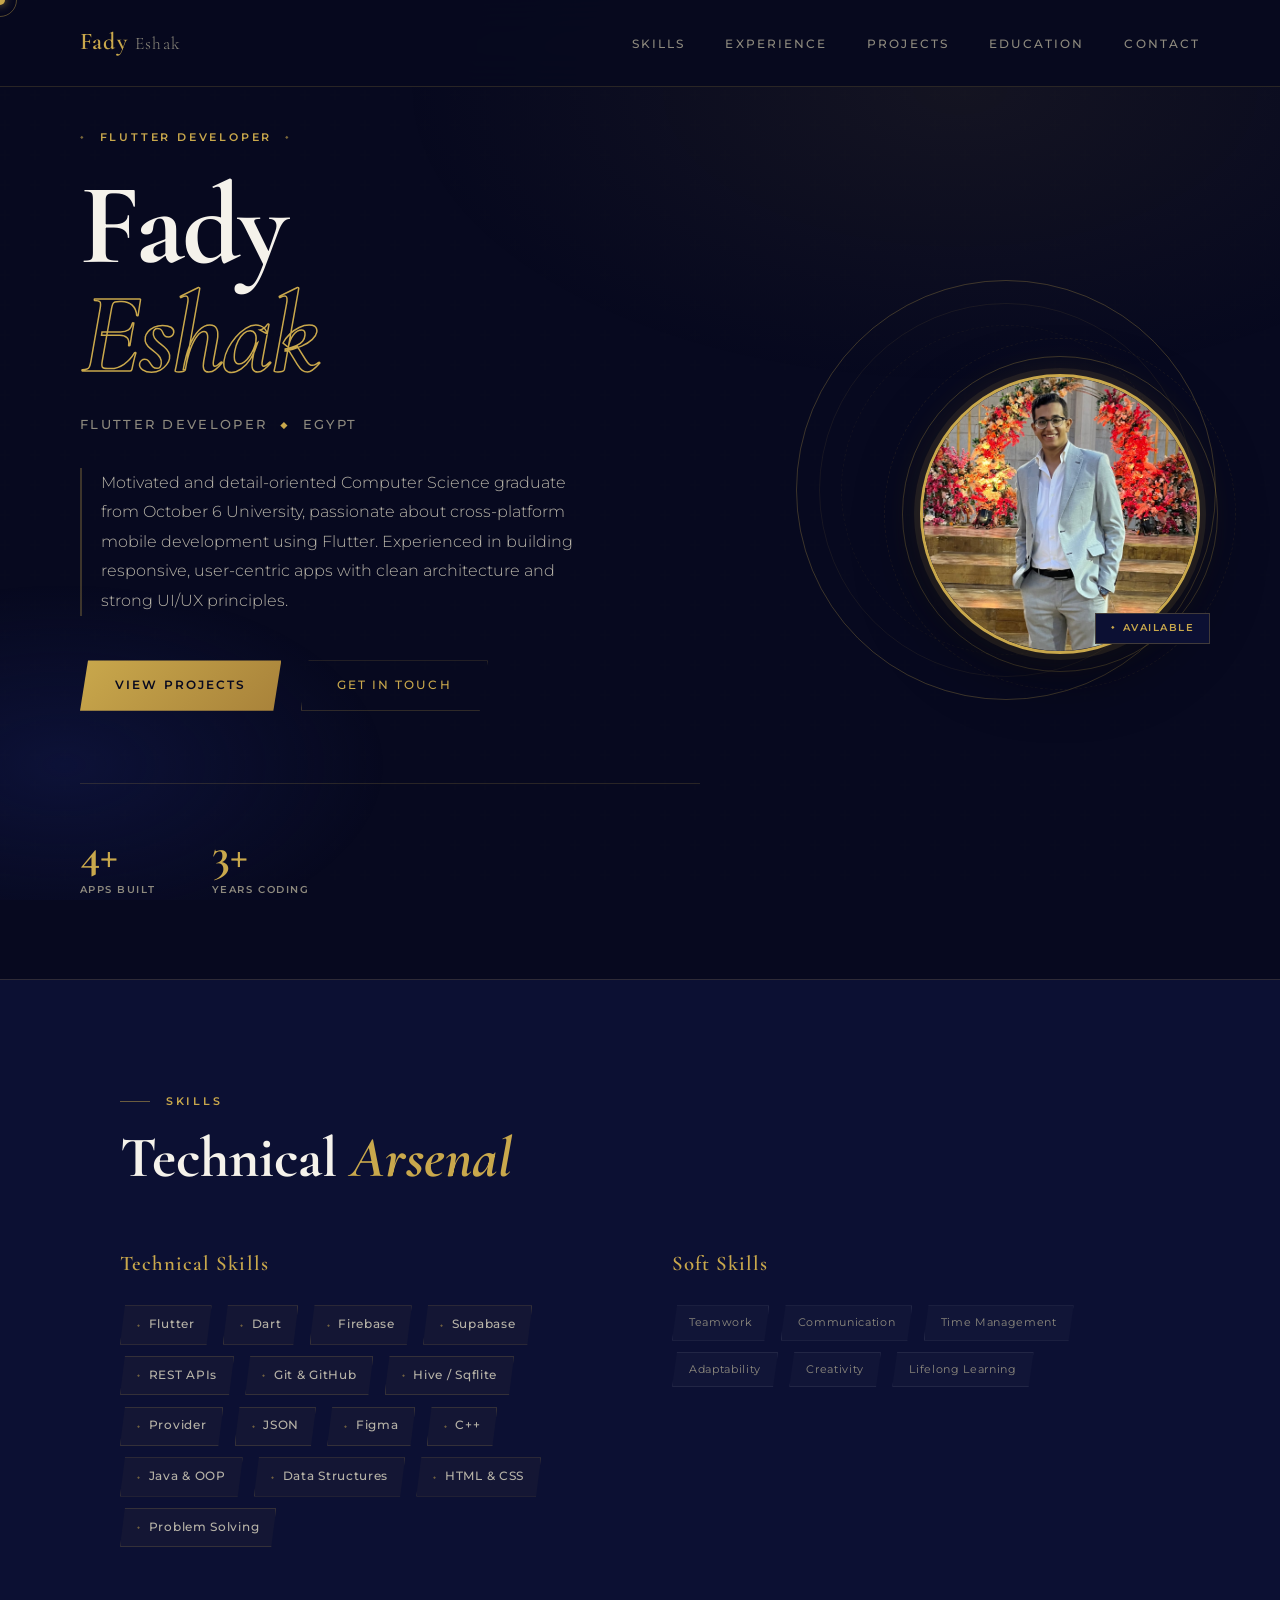
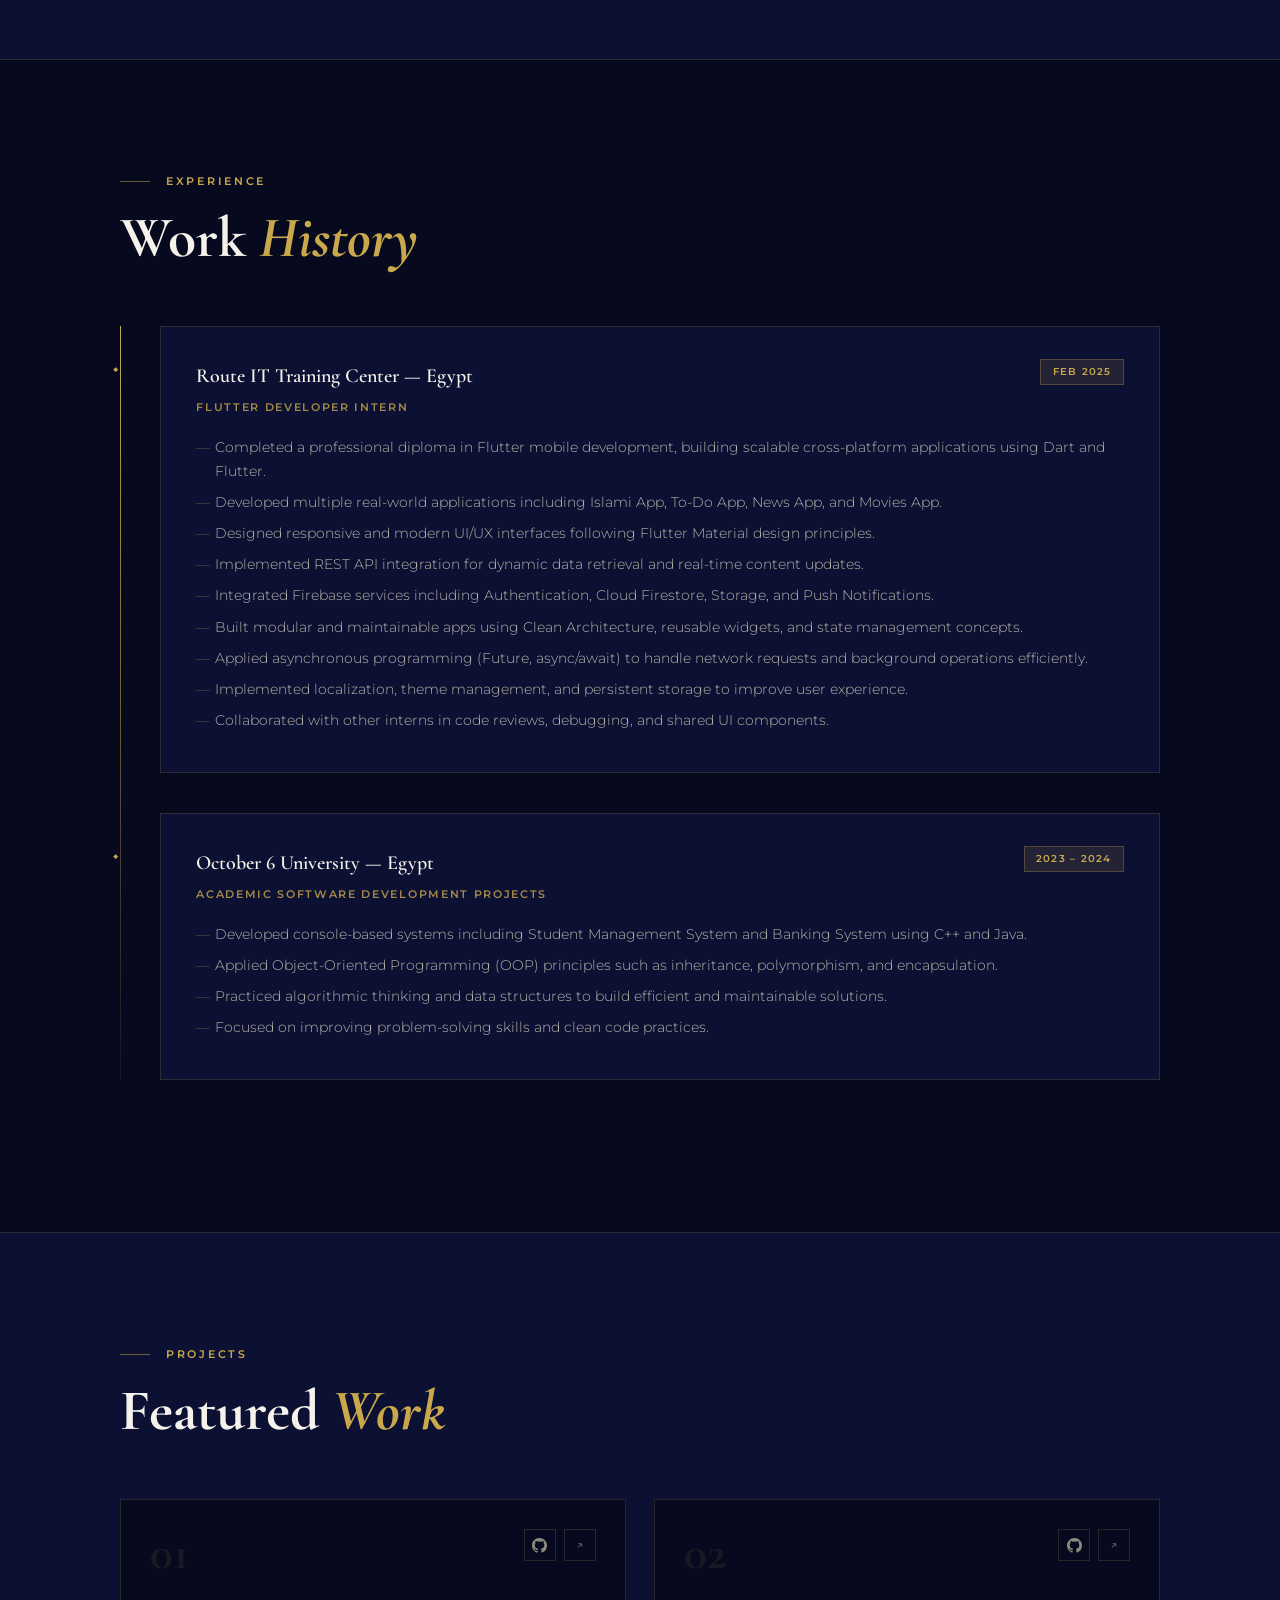
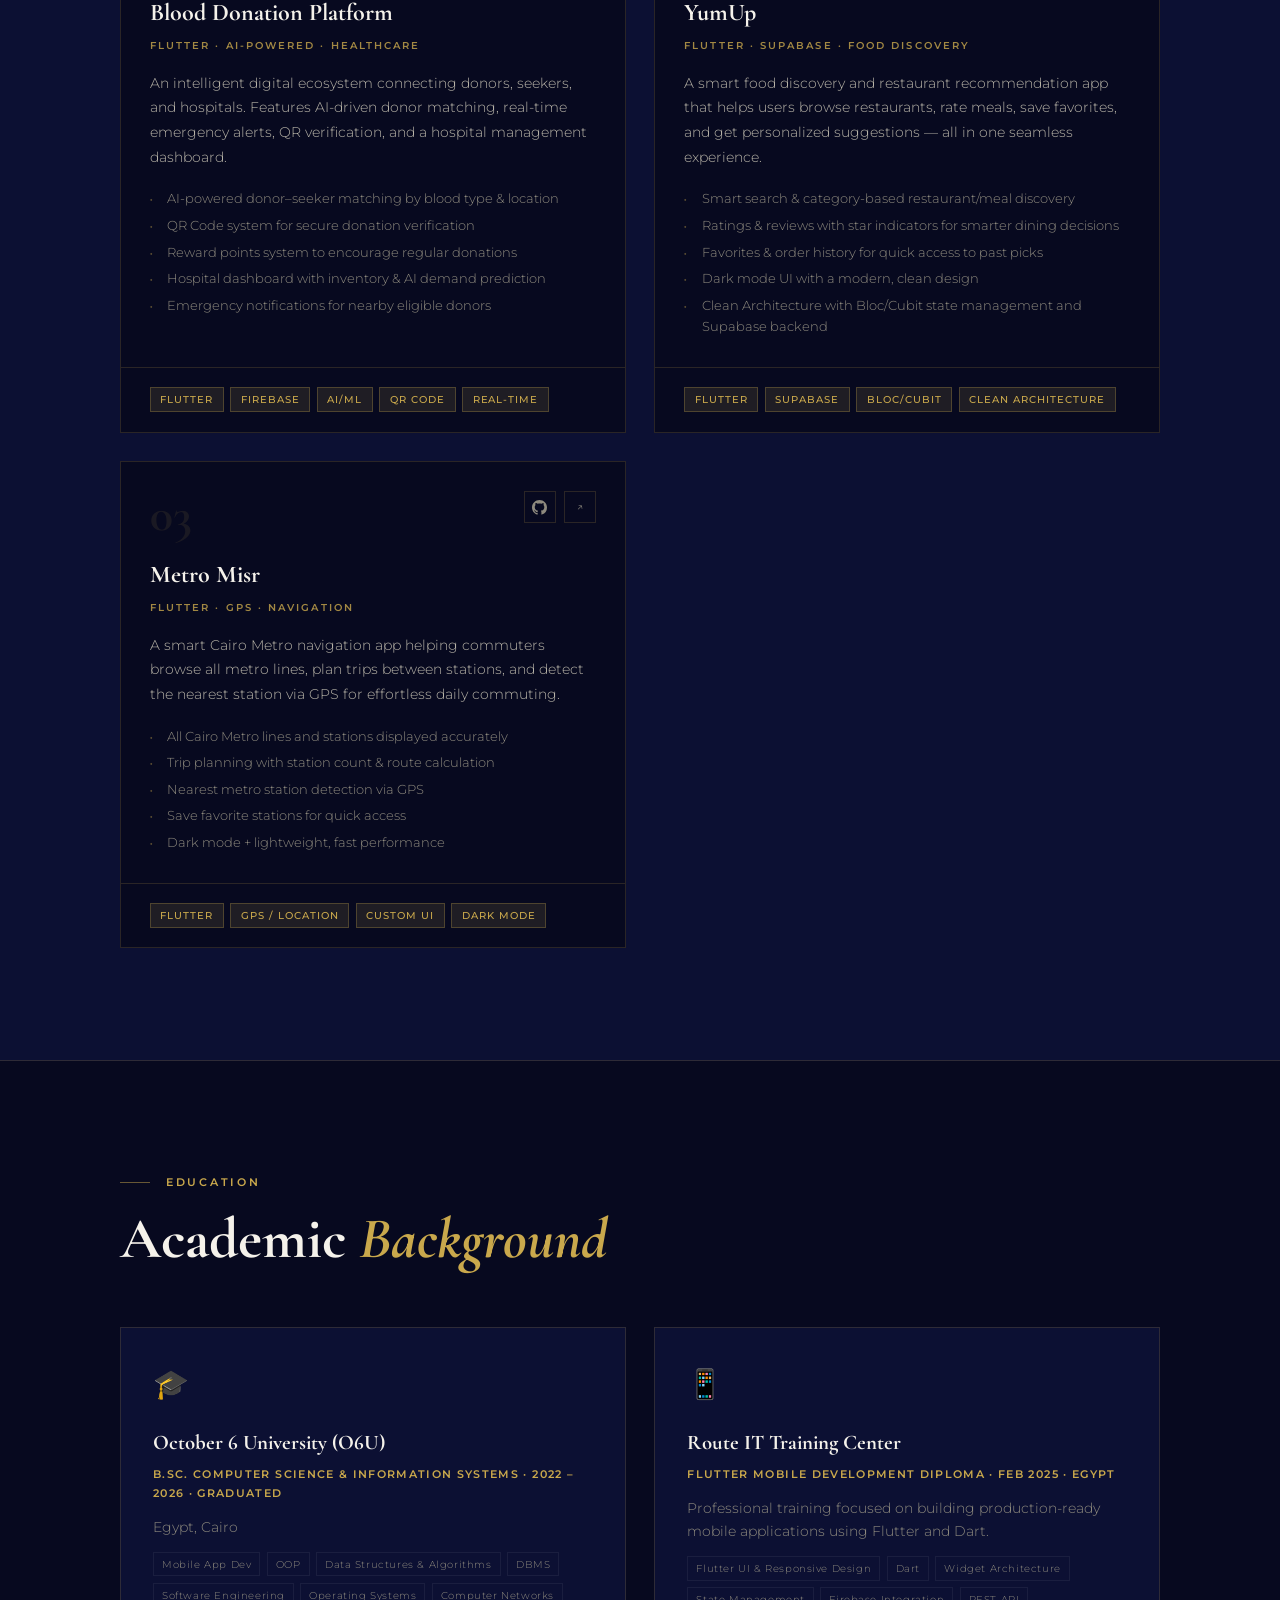
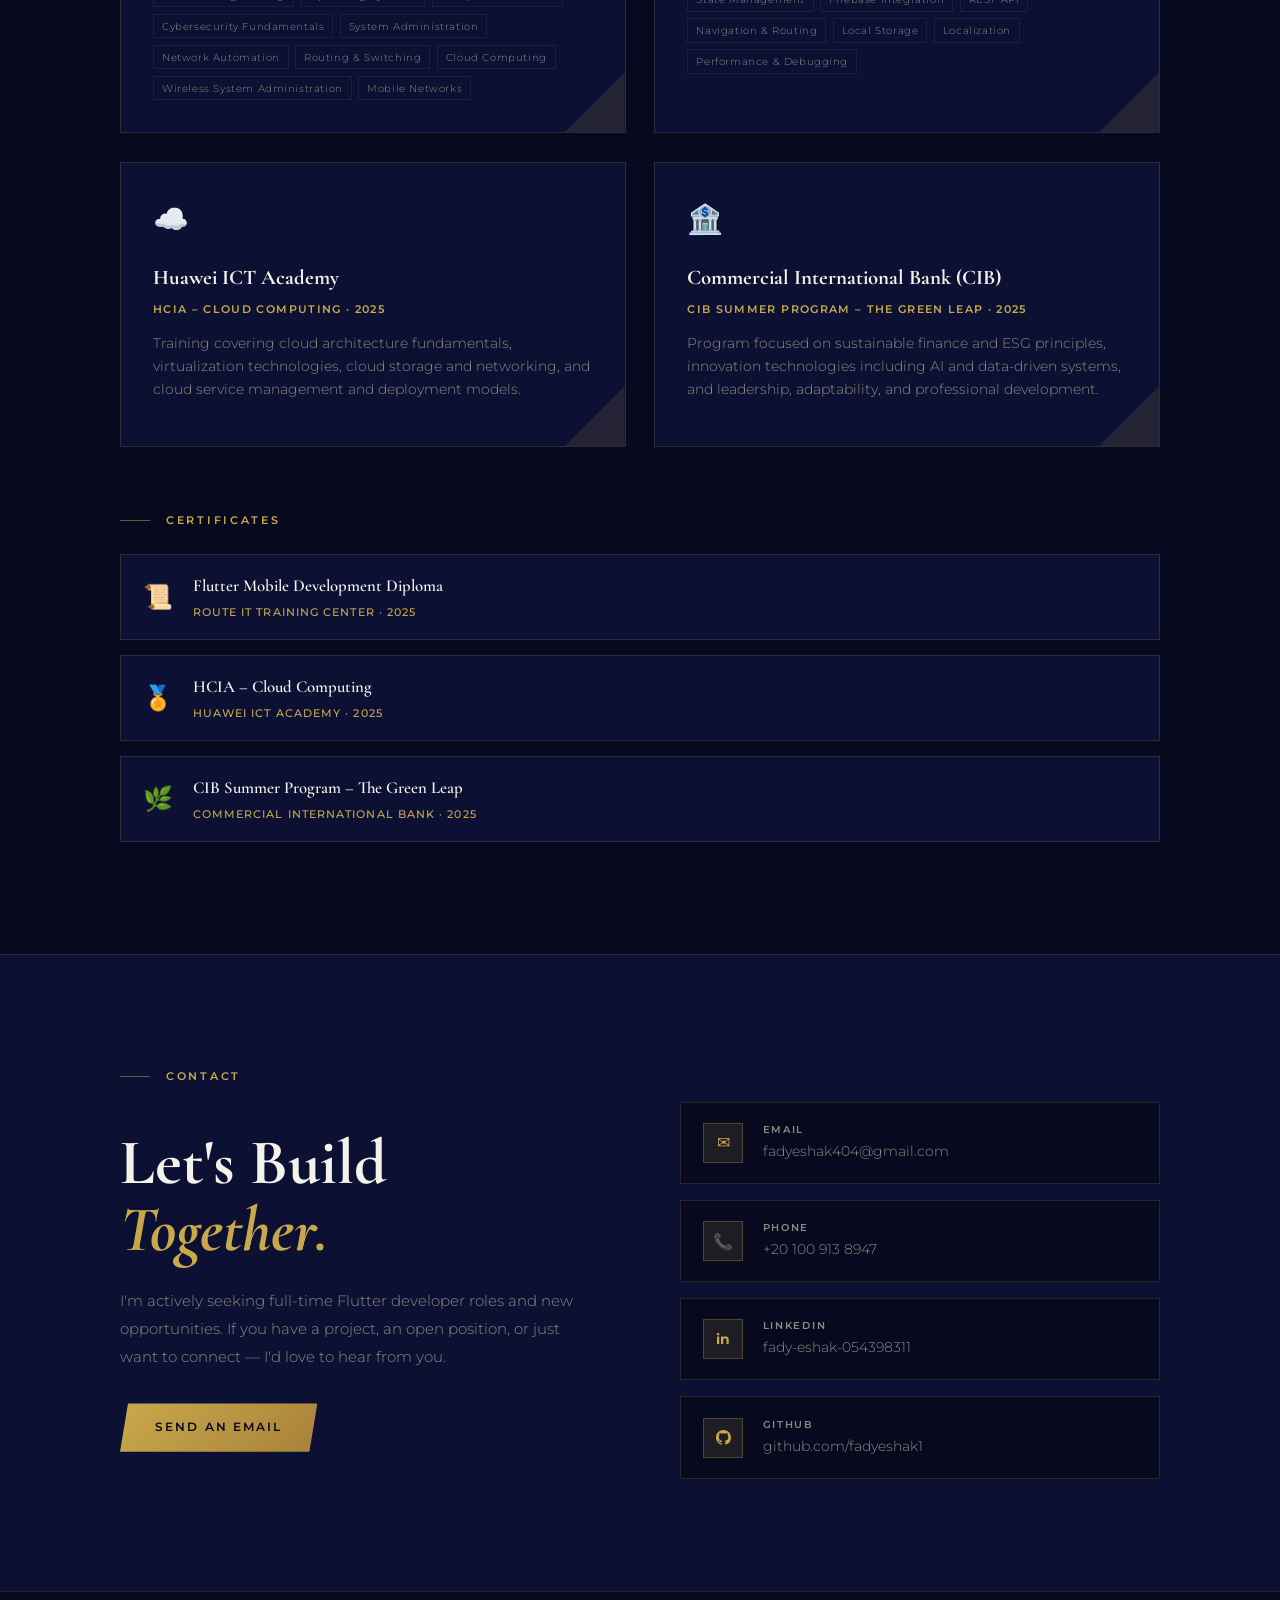
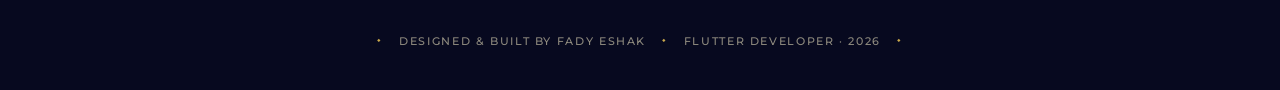
<file: index.html>
<!DOCTYPE html>
<html lang="en">
<head>
  <meta charset="UTF-8"/>
  <meta name="viewport" content="width=device-width, initial-scale=1.0"/>
  <title>Fady Eshak – Flutter Developer</title>
  <link href="https://fonts.googleapis.com/css2?family=Cormorant+Garamond:wght@300;400;600;700&family=Montserrat:wght@300;400;500;600&display=swap" rel="stylesheet"/>
  <link rel="stylesheet" href="style.css"/>
</head>
<body>

  <!-- CUSTOM CURSOR -->
  <div class="cursor" id="cursor"></div>
  <div class="cursor-ring" id="cursorRing"></div>

  <!-- NAV -->
  <nav>
    <a class="nav-logo" href="#hero">Fady <span>Eshak</span></a>
    <ul class="nav-links">
      <li><a href="#skills">Skills</a></li>
      <li><a href="#experience">Experience</a></li>
      <li><a href="#projects">Projects</a></li>
      <li><a href="#education">Education</a></li>
      <li><a href="#contact">Contact</a></li>
    </ul>
  </nav>

  <!-- ── HERO ── -->
  <section id="hero">
    <div class="hero-ornament"></div>
    <div class="hero-inner">

      <!-- LEFT: Text Content -->
      <div class="hero-content">
        <div class="hero-greeting">Flutter Developer</div>
        <h1 class="hero-name">
          <span class="first">Fady</span>
          <span class="last">Eshak</span>
        </h1>
        <p class="hero-role" id="heroRole">Flutter Developer <span>◆</span> CS Graduate <span>◆</span> Egypt</p>
        <p class="hero-bio">
          Motivated and detail-oriented Computer Science graduate from October 6 University, passionate about
          cross-platform mobile development using Flutter. Experienced in building responsive, user-centric
          apps with clean architecture and strong UI/UX principles.
        </p>
        <div class="hero-cta">
          <a href="#projects" class="btn-gold">View Projects</a>
          <a href="#contact" class="btn-ghost">Get In Touch</a>
        </div>
        <div class="hero-stats">
          <div><div class="stat-num">4+</div><div class="stat-label">Apps Built</div></div>
          <div><div class="stat-num">3+</div><div class="stat-label">Years Coding</div></div>
        </div>
      </div>

      <!-- RIGHT: Profile Photo -->
      <div class="hero-photo-wrap">
        <div class="hero-photo-ring"></div>
        <div class="hero-photo-ring hero-photo-ring--2"></div>
        <div class="hero-photo">
          <!--
            TO ADD YOUR PHOTO:
            1. Save your image as "profile.jpg" (or .png)
            2. Place it in the same folder as index.html
            3. Replace the <div class="hero-photo-placeholder"> below with:
               
          -->
         <img src="images/profile.jpeg" alt="Fady Eshak" />
        </div>
        <div class="hero-photo-badge">
          <span>◆</span> Available
        </div>
      </div>

    </div>
  </section>

  <!-- ── SKILLS ── -->
  <section id="skills">
    <div class="section-wrap">
      <div class="section-eyebrow reveal">Skills</div>
      <h2 class="section-title reveal">Technical <span class="gold">Arsenal</span></h2>
      <div class="skills-container">
        <div>
          <div class="skills-col-title reveal">Technical Skills</div>
          <div class="skills-grid">
            <div class="skill-chip reveal reveal-delay-1">Flutter</div>
            <div class="skill-chip reveal reveal-delay-1">Dart</div>
            <div class="skill-chip reveal reveal-delay-2">Firebase</div>
            <div class="skill-chip reveal reveal-delay-2">Supabase</div>
            <div class="skill-chip reveal reveal-delay-2">REST APIs</div>
            <div class="skill-chip reveal reveal-delay-3">Git & GitHub</div>
            <div class="skill-chip reveal reveal-delay-3">Hive / Sqflite</div>
            <div class="skill-chip reveal reveal-delay-3">Provider</div>
            <div class="skill-chip reveal reveal-delay-3">JSON</div>
            <div class="skill-chip reveal reveal-delay-4">Figma</div>
            <div class="skill-chip reveal reveal-delay-4">C++</div>
            <div class="skill-chip reveal reveal-delay-4">Java & OOP</div>
            <div class="skill-chip reveal reveal-delay-1">Data Structures</div>
            <div class="skill-chip reveal reveal-delay-2">HTML & CSS</div>
            <div class="skill-chip reveal reveal-delay-3">Problem Solving</div>
          </div>
        </div>
        <div>
          <div class="skills-col-title reveal">Soft Skills</div>
          <div class="skills-grid">
            <div class="soft-chip reveal reveal-delay-1">Teamwork</div>
            <div class="soft-chip reveal reveal-delay-2">Communication</div>
            <div class="soft-chip reveal reveal-delay-2">Time Management</div>
            <div class="soft-chip reveal reveal-delay-3">Adaptability</div>
            <div class="soft-chip reveal reveal-delay-3">Creativity</div>
            <div class="soft-chip reveal reveal-delay-4">Lifelong Learning</div>
          </div>
        </div>
      </div>
    </div>
  </section>

  <!-- ── EXPERIENCE ── -->
  <section id="experience">
    <div class="section-wrap">
      <div class="section-eyebrow reveal">Experience</div>
      <h2 class="section-title reveal">Work <span class="gold">History</span></h2>
      <div class="timeline">

        <div class="timeline-item reveal">
          <div class="exp-header">
            <div class="exp-company">Route IT Training Center — Egypt</div>
            <div class="exp-date">Feb 2025</div>
          </div>
          <div class="exp-role">Flutter Developer Intern</div>
          <ul class="exp-bullets">
            <li>Completed a professional diploma in Flutter mobile development, building scalable cross-platform applications using Dart and Flutter.</li>
            <li>Developed multiple real-world applications including Islami App, To-Do App, News App, and Movies App.</li>
            <li>Designed responsive and modern UI/UX interfaces following Flutter Material design principles.</li>
            <li>Implemented REST API integration for dynamic data retrieval and real-time content updates.</li>
            <li>Integrated Firebase services including Authentication, Cloud Firestore, Storage, and Push Notifications.</li>
            <li>Built modular and maintainable apps using Clean Architecture, reusable widgets, and state management concepts.</li>
            <li>Applied asynchronous programming (Future, async/await) to handle network requests and background operations efficiently.</li>
            <li>Implemented localization, theme management, and persistent storage to improve user experience.</li>
            <li>Collaborated with other interns in code reviews, debugging, and shared UI components.</li>
          </ul>
        </div>

        <div class="timeline-item reveal">
          <div class="exp-header">
            <div class="exp-company">October 6 University — Egypt</div>
            <div class="exp-date">2023 – 2024</div>
          </div>
          <div class="exp-role">Academic Software Development Projects</div>
          <ul class="exp-bullets">
            <li>Developed console-based systems including Student Management System and Banking System using C++ and Java.</li>
            <li>Applied Object-Oriented Programming (OOP) principles such as inheritance, polymorphism, and encapsulation.</li>
            <li>Practiced algorithmic thinking and data structures to build efficient and maintainable solutions.</li>
            <li>Focused on improving problem-solving skills and clean code practices.</li>
          </ul>
        </div>

      </div>
    </div>
  </section>

  <!-- ── PROJECTS ── -->
  <section id="projects">
    <div class="section-wrap">
      <div class="section-eyebrow reveal">Projects</div>
      <h2 class="section-title reveal">Featured <span class="gold">Work</span></h2>
      <div class="projects-grid">

        <!-- Project 01: Blood Donation -->
        <div class="project-card reveal reveal-delay-1" onclick="window.location.href='project-blood.html'" style="cursor:pointer;">
          <div class="project-head">
            <div class="project-num">01</div>
            <div class="project-links">
              <a href="https://github.com/fadyeshak1/blood_donation" target="_blank" class="project-link" onclick="event.stopPropagation()">
                <svg width="15" height="15" viewBox="0 0 24 24" fill="currentColor">
                  <path d="M12 0C5.37 0 0 5.37 0 12c0 5.31 3.435 9.795 8.205 11.385.6.105.825-.255.825-.57 0-.285-.015-1.23-.015-2.235-3.015.555-3.795-.735-4.035-1.41-.135-.345-.72-1.41-1.23-1.695-.42-.225-1.02-.78-.015-.795.945-.015 1.62.87 1.845 1.23 1.08 1.815 2.805 1.305 3.495.99.105-.78.42-1.305.765-1.605-2.67-.3-5.46-1.335-5.46-5.925 0-1.305.465-2.385 1.23-3.225-.12-.3-.54-1.53.12-3.18 0 0 1.005-.315 3.3 1.23.96-.27 1.98-.405 3-.405s2.04.135 3 .405c2.295-1.56 3.3-1.23 3.3-1.23.66 1.65.24 2.88.12 3.18.765.84 1.23 1.905 1.23 3.225 0 4.605-2.805 5.625-5.475 5.925.435.375.81 1.095.81 2.22 0 1.605-.015 2.895-.015 3.3 0 .315.225.69.825.57A12.02 12.02 0 0024 12c0-6.63-5.37-12-12-12z"/>
                </svg>
              </a>
              <a href="project-blood.html" class="project-link" title="Details" onclick="event.stopPropagation()">↗</a>
            </div>
          </div>
          <div class="project-body">
            <div class="project-name">Blood Donation Platform</div>
            <div class="project-category">Flutter · AI-Powered · Healthcare</div>
            <div class="project-desc">An intelligent digital ecosystem connecting donors, seekers, and hospitals. Features AI-driven donor matching, real-time emergency alerts, QR verification, and a hospital management dashboard.</div>
            <ul class="project-features">
              <li>AI-powered donor–seeker matching by blood type & location</li>
              <li>QR Code system for secure donation verification</li>
              <li>Reward points system to encourage regular donations</li>
              <li>Hospital dashboard with inventory & AI demand prediction</li>
              <li>Emergency notifications for nearby eligible donors</li>
            </ul>
          </div>
          <div class="project-footer">
            <span class="tag">Flutter</span>
            <span class="tag">Firebase</span>
            <span class="tag">AI/ML</span>
            <span class="tag">QR Code</span>
            <span class="tag">Real-time</span>
          </div>
        </div>

        <!-- Project 02: YumUp -->
        <div class="project-card reveal reveal-delay-2" onclick="window.location.href='project-yumup.html'" style="cursor:pointer;">
          <div class="project-head">
            <div class="project-num">02</div>
            <div class="project-links">
              <a href="https://github.com/fadyeshak1/yumup-new" target="_blank" class="project-link" onclick="event.stopPropagation()">
                <svg width="15" height="15" viewBox="0 0 24 24" fill="currentColor">
                  <path d="M12 0C5.37 0 0 5.37 0 12c0 5.31 3.435 9.795 8.205 11.385.6.105.825-.255.825-.57 0-.285-.015-1.23-.015-2.235-3.015.555-3.795-.735-4.035-1.41-.135-.345-.72-1.41-1.23-1.695-.42-.225-1.02-.78-.015-.795.945-.015 1.62.87 1.845 1.23 1.08 1.815 2.805 1.305 3.495.99.105-.78.42-1.305.765-1.605-2.67-.3-5.46-1.335-5.46-5.925 0-1.305.465-2.385 1.23-3.225-.12-.3-.54-1.53.12-3.18 0 0 1.005-.315 3.3 1.23.96-.27 1.98-.405 3-.405s2.04.135 3 .405c2.295-1.56 3.3-1.23 3.3-1.23.66 1.65.24 2.88.12 3.18.765.84 1.23 1.905 1.23 3.225 0 4.605-2.805 5.625-5.475 5.925.435.375.81 1.095.81 2.22 0 1.605-.015 2.895-.015 3.3 0 .315.225.69.825.57A12.02 12.02 0 0024 12c0-6.63-5.37-12-12-12z"/>
                </svg>
              </a>
              <a href="project-yumup.html" class="project-link" title="Details" onclick="event.stopPropagation()">↗</a>
            </div>
          </div>
          <div class="project-body">
            <div class="project-name">YumUp</div>
            <div class="project-category">Flutter · Supabase · Food Discovery</div>
            <div class="project-desc">A smart food discovery and restaurant recommendation app that helps users browse restaurants, rate meals, save favorites, and get personalized suggestions — all in one seamless experience.</div>
            <ul class="project-features">
              <li>Smart search & category-based restaurant/meal discovery</li>
              <li>Ratings & reviews with star indicators for smarter dining decisions</li>
              <li>Favorites & order history for quick access to past picks</li>
              <li>Dark mode UI with a modern, clean design</li>
              <li>Clean Architecture with Bloc/Cubit state management and Supabase backend</li>
            </ul>
          </div>
          <div class="project-footer">
            <span class="tag">Flutter</span>
            <span class="tag">Supabase</span>
            <span class="tag">Bloc/Cubit</span>
            <span class="tag">Clean Architecture</span>
          </div>
        </div>

        <!-- Project 03: Metro Misr -->
        <div class="project-card reveal reveal-delay-3" onclick="window.location.href='project-metro.html'" style="cursor:pointer;">
          <div class="project-head">
            <div class="project-num">03</div>
            <div class="project-links">
              <a href="https://github.com/fadyeshak1/metro_misr" target="_blank" class="project-link" onclick="event.stopPropagation()">
                <svg width="15" height="15" viewBox="0 0 24 24" fill="currentColor">
                  <path d="M12 0C5.37 0 0 5.37 0 12c0 5.31 3.435 9.795 8.205 11.385.6.105.825-.255.825-.57 0-.285-.015-1.23-.015-2.235-3.015.555-3.795-.735-4.035-1.41-.135-.345-.72-1.41-1.23-1.695-.42-.225-1.02-.78-.015-.795.945-.015 1.62.87 1.845 1.23 1.08 1.815 2.805 1.305 3.495.99.105-.78.42-1.305.765-1.605-2.67-.3-5.46-1.335-5.46-5.925 0-1.305.465-2.385 1.23-3.225-.12-.3-.54-1.53.12-3.18 0 0 1.005-.315 3.3 1.23.96-.27 1.98-.405 3-.405s2.04.135 3 .405c2.295-1.56 3.3-1.23 3.3-1.23.66 1.65.24 2.88.12 3.18.765.84 1.23 1.905 1.23 3.225 0 4.605-2.805 5.625-5.475 5.925.435.375.81 1.095.81 2.22 0 1.605-.015 2.895-.015 3.3 0 .315.225.69.825.57A12.02 12.02 0 0024 12c0-6.63-5.37-12-12-12z"/>
                </svg>
              </a>
              <a href="project-metro.html" class="project-link" title="Details" onclick="event.stopPropagation()">↗</a>
            </div>
          </div>
          <div class="project-body">
            <div class="project-name">Metro Misr</div>
            <div class="project-category">Flutter · GPS · Navigation</div>
            <div class="project-desc">A smart Cairo Metro navigation app helping commuters browse all metro lines, plan trips between stations, and detect the nearest station via GPS for effortless daily commuting.</div>
            <ul class="project-features">
              <li>All Cairo Metro lines and stations displayed accurately</li>
              <li>Trip planning with station count & route calculation</li>
              <li>Nearest metro station detection via GPS</li>
              <li>Save favorite stations for quick access</li>
              <li>Dark mode + lightweight, fast performance</li>
            </ul>
          </div>
          <div class="project-footer">
            <span class="tag">Flutter</span>
            <span class="tag">GPS / Location</span>
            <span class="tag">Custom UI</span>
            <span class="tag">Dark Mode</span>
          </div>
        </div>

      </div>
    </div>
  </section>

  <!-- ── EDUCATION ── -->
  <section id="education">
    <div class="section-wrap">
      <div class="section-eyebrow reveal">Education</div>
      <h2 class="section-title reveal">Academic <span class="gold">Background</span></h2>
      <div class="edu-grid">

        <!-- University Degree -->
        <div class="edu-card reveal reveal-delay-1">
          <span class="edu-icon">🎓</span>
          <div class="edu-school">October 6 University (O6U)</div>
          <div class="edu-degree">B.Sc. Computer Science & Information Systems · 2022 – 2026 · Graduated</div>
          <div class="edu-detail">Egypt, Cairo</div>
          <div class="coursework">
            <span class="course-tag">Mobile App Dev</span>
            <span class="course-tag">OOP</span>
            <span class="course-tag">Data Structures & Algorithms</span>
            <span class="course-tag">DBMS</span>
            <span class="course-tag">Software Engineering</span>
            <span class="course-tag">Operating Systems</span>
            <span class="course-tag">Computer Networks</span>
            <span class="course-tag">Cybersecurity Fundamentals</span>
            <span class="course-tag">System Administration</span>
            <span class="course-tag">Network Automation</span>
            <span class="course-tag">Routing & Switching</span>
            <span class="course-tag">Cloud Computing</span>
            <span class="course-tag">Wireless System Administration</span>
            <span class="course-tag">Mobile Networks</span>
          </div>
        </div>

        <!-- Flutter Diploma -->
        <div class="edu-card reveal reveal-delay-2">
          <span class="edu-icon">📱</span>
          <div class="edu-school">Route IT Training Center</div>
          <div class="edu-degree">Flutter Mobile Development Diploma · Feb 2025 · Egypt</div>
          <div class="edu-detail">Professional training focused on building production-ready mobile applications using Flutter and Dart.</div>
          <div class="coursework">
            <span class="course-tag">Flutter UI & Responsive Design</span>
            <span class="course-tag">Dart</span>
            <span class="course-tag">Widget Architecture</span>
            <span class="course-tag">State Management</span>
            <span class="course-tag">Firebase Integration</span>
            <span class="course-tag">REST API</span>
            <span class="course-tag">Navigation & Routing</span>
            <span class="course-tag">Local Storage</span>
            <span class="course-tag">Localization</span>
            <span class="course-tag">Performance & Debugging</span>
          </div>
        </div>

        <!-- HCIA Cloud -->
        <div class="edu-card reveal reveal-delay-3">
          <span class="edu-icon">☁️</span>
          <div class="edu-school">Huawei ICT Academy</div>
          <div class="edu-degree">HCIA – Cloud Computing · 2025</div>
          <div class="edu-detail">Training covering cloud architecture fundamentals, virtualization technologies, cloud storage and networking, and cloud service management and deployment models.</div>
        </div>

        <!-- CIB Program -->
        <div class="edu-card reveal reveal-delay-4">
          <span class="edu-icon">🏦</span>
          <div class="edu-school">Commercial International Bank (CIB)</div>
          <div class="edu-degree">CIB Summer Program – The Green Leap · 2025</div>
          <div class="edu-detail">Program focused on sustainable finance and ESG principles, innovation technologies including AI and data-driven systems, and leadership, adaptability, and professional development.</div>
        </div>

      </div>

      <!-- ── CERTIFICATES ── -->
      <div class="cert-section reveal">
        <div class="cert-title">
          <span class="section-eyebrow" style="margin-bottom:0;">Certificates</span>
        </div>
        <div class="cert-grid">

          <!-- Certificate 1: Route IT -->
          <div class="cert-card" onclick="openCertModal(0)">
            <div class="cert-icon">📜</div>
            <div class="cert-info">
              <div class="cert-name">Flutter Mobile Development Diploma</div>
              <div class="cert-issuer">Route IT Training Center · 2025</div>
            </div>
            <div class="cert-arrow">→</div>
          </div>

          <!-- Certificate 2: HCIA -->
          <div class="cert-card" onclick="openCertModal(1)">
            <div class="cert-icon">🏅</div>
            <div class="cert-info">
              <div class="cert-name">HCIA – Cloud Computing</div>
              <div class="cert-issuer">Huawei ICT Academy · 2025</div>
            </div>
            <div class="cert-arrow">→</div>
          </div>

          <!-- Certificate 3: CIB -->
          <div class="cert-card" onclick="openCertModal(2)">
            <div class="cert-icon">🌿</div>
            <div class="cert-info">
              <div class="cert-name">CIB Summer Program – The Green Leap</div>
              <div class="cert-issuer">Commercial International Bank · 2025</div>
            </div>
            <div class="cert-arrow">→</div>
          </div>

        </div>
      </div>

    </div>
  </section>

  <!-- ── CERTIFICATE MODAL ── -->
  <!--
    HOW TO ADD YOUR CERTIFICATE IMAGES:
    ──────────────────────────────────────────────────
    For each certificate below:
    1. Save your certificate image in the same folder as index.html
       - Route IT diploma  → cert-route.jpg
       - HCIA certificate  → cert-hcia.jpg
       - CIB certificate   → cert-cib.jpg
    2. Find the matching panel below (id="cert-route-panel" etc.)
    3. Inside that panel, DELETE the <div class="cert-placeholder"> block
    4. UNCOMMENT the <img> tag below it
    Each certificate opens its OWN separate viewer when clicked.
    ──────────────────────────────────────────────────
  -->
  <div class="cert-modal" id="certModal" onclick="closeCertModal(event)">
    <div class="cert-modal-inner">
      <button class="cert-modal-close" onclick="closeCertModal()">✕</button>

      <div class="cert-modal-header">
        <div class="cert-modal-name" id="certModalName">Certificate</div>
        <div class="cert-modal-issuer" id="certModalIssuer">Issuer</div>
      </div>

      <!-- ── Route IT Certificate Panel ── -->
      <div class="cert-img-panel" id="cert-route-panel">
        <img src="images/routeit.jpg" alt="Flutter Mobile Development Diploma – Route IT"/>
      </div>

      <!-- ── HCIA Certificate Panel ── -->
      <div class="cert-img-panel" id="cert-hcia-panel" style="display:none;">
        <img src="images/hcia.jpg" alt="HCIA Cloud Computing – Huawei ICT Academy"/>
      </div>

      <!-- ── CIB Certificate Panel ── -->
      <div class="cert-img-panel" id="cert-cib-panel" style="display:none;">
        <img src="images/cib.jpg" alt="CIB Summer Program – The Green Leap"/>
      </div>

    </div>
  </div>

  <!-- ── CONTACT ── -->
  <section id="contact">
    <div class="section-wrap">
      <div class="section-eyebrow reveal">Contact</div>
      <div class="contact-layout">
        <div class="contact-left reveal">
          <div class="big-text">Let's Build<br/><em>Together.</em></div>
          <p>
            I'm actively seeking full-time Flutter developer roles and new opportunities.
            If you have a project, an open position, or just want to connect — I'd love to hear from you.
          </p>
          <a href="mailto:fadyeshak404@gmail.com" class="btn-gold">Send an Email</a>
        </div>
        <div class="contact-items reveal reveal-delay-2">
          <a href="mailto:fadyeshak404@gmail.com" class="contact-item">
            <div class="contact-icon">✉</div>
            <div>
              <div class="c-label">Email</div>
              <div class="c-value">fadyeshak404@gmail.com</div>
            </div>
          </a>
          <a href="tel:+201009138947" class="contact-item">
            <div class="contact-icon">📞</div>
            <div>
              <div class="c-label">Phone</div>
              <div class="c-value">+20 100 913 8947</div>
            </div>
          </a>
          <a href="https://linkedin.com/in/fady-eshak-054398311" target="_blank" class="contact-item">
            <div class="contact-icon" style="font-weight:700; font-size:.9rem;">in</div>
            <div>
              <div class="c-label">LinkedIn</div>
              <div class="c-value">fady-eshak-054398311</div>
            </div>
          </a>
          <a href="https://github.com/fadyeshak1" target="_blank" class="contact-item">
            <div class="contact-icon">
              <svg width="15" height="15" viewBox="0 0 24 24" fill="currentColor">
                <path d="M12 0C5.37 0 0 5.37 0 12c0 5.31 3.435 9.795 8.205 11.385.6.105.825-.255.825-.57
                0-.285-.015-1.23-.015-2.235-3.015.555-3.795-.735-4.035-1.41-.135-.345-.72-1.41-1.23-1.695
                -.42-.225-1.02-.78-.015-.795.945-.015 1.62.87 1.845 1.23 1.08 1.815 2.805 1.305 3.495.99
                .105-.78.42-1.305.765-1.605-2.67-.3-5.46-1.335-5.46-5.925 0-1.305.465-2.385 1.23-3.225
                -.12-.3-.54-1.53.12-3.18 0 0 1.005-.315 3.3 1.23.96-.27 1.98-.405 3-.405s2.04.135 3 .405
                c2.295-1.56 3.3-1.23 3.3-1.23.66 1.65.24 2.88.12 3.18.765.84 1.23 1.905 1.23 3.225
                0 4.605-2.805 5.625-5.475 5.925.435.375.81 1.095.81 2.22 0 1.605-.015 2.895-.015 3.3
                0 .315.225.69.825.57A12.02 12.02 0 0024 12c0-6.63-5.37-12-12-12z"/>
              </svg>
            </div>
            <div>
              <div class="c-label">GitHub</div>
              <div class="c-value">github.com/fadyeshak1</div>
            </div>
          </a>
        </div>
      </div>
    </div>
  </section>

  <!-- ── FOOTER ── -->
  <footer>
    <div class="footer-inner">
      <span class="footer-diamond">◆</span>
      Designed & Built by Fady Eshak
      <span class="footer-diamond">◆</span>
      Flutter Developer · 2026
      <span class="footer-diamond">◆</span>
    </div>
  </footer>

  <script src="script.js"></script>
</body>
</html>
</file>
<file: style.css>
/* ============================================
   Fady Eshak Portfolio – style.css
   Theme: Elegant Navy & Gold
   ============================================ */

/* ── VARIABLES ── */
:root {
  --navy:        #07091f;
  --navy2:       #0c1033;
  --navy3:       #111848;
  --gold:        #c9a84c;
  --gold-light:  #e8c97a;
  --gold-dim:    rgba(201,168,76,0.12);
  --gold-border: rgba(201,168,76,0.28);
  --text:        #e8e4d9;
  --text-dim:    #8e8a7e;
  --text-mid:    #b8b4a8;
  --white:       #f5f2eb;
  --border:      rgba(201,168,76,0.18);
  --border2:     rgba(255,255,255,0.06);
  --gold-glow:   0 0 40px rgba(201,168,76,0.18);
}

/* ── RESET ── */
*, *::before, *::after { box-sizing: border-box; margin: 0; padding: 0; }
html { scroll-behavior: smooth; }

/* ── BODY ── */
body {
  background: var(--navy);
  color: var(--text);
  font-family: 'Montserrat', sans-serif;
  font-weight: 300;
  line-height: 1.7;
  overflow-x: hidden;
  cursor: none;
}

/* ── BACKGROUND TEXTURE ── */
body::before {
  content: '';
  position: fixed; inset: 0;
  background-image:
    radial-gradient(ellipse 80% 60% at 75% 10%, rgba(201,168,76,0.07) 0%, transparent 55%),
    radial-gradient(ellipse 50% 40% at 5% 85%, rgba(17,24,72,0.6) 0%, transparent 50%);
  pointer-events: none;
  z-index: 0;
}
body::after {
  content: '';
  position: fixed; inset: 0;
  background-image: url("data:image/svg+xml,%3Csvg width='60' height='60' viewBox='0 0 60 60' xmlns='http://www.w3.org/2000/svg'%3E%3Cg fill='%23c9a84c' fill-opacity='0.025'%3E%3Cpath d='M36 34v-4h-2v4h-4v2h4v4h2v-4h4v-2h-4zm0-30V0h-2v4h-4v2h4v4h2V6h4V4h-4zM6 34v-4H4v4H0v2h4v4h2v-4h4v-2H6zM6 4V0H4v4H0v2h4v4h2V6h4V4H6z'/%3E%3C/g%3E%3C/svg%3E");
  pointer-events: none;
  z-index: 0;
  opacity: 0.5;
}

/* ── CUSTOM CURSOR ── */
.cursor {
  width: 10px; height: 10px;
  background: var(--gold);
  border-radius: 50%;
  position: fixed; top: 0; left: 0;
  pointer-events: none; z-index: 9999;
  transform: translate(-50%, -50%);
  transition: width .2s, height .2s;
  box-shadow: 0 0 10px rgba(201,168,76,0.7);
}
.cursor-ring {
  width: 34px; height: 34px;
  border: 1px solid rgba(201,168,76,0.4);
  border-radius: 50%;
  position: fixed; top: 0; left: 0;
  pointer-events: none; z-index: 9998;
  transform: translate(-50%, -50%);
  transition: width .3s, height .3s;
}

/* ── NAV ── */
nav {
  position: fixed; top: 0; width: 100%; z-index: 100;
  padding: 1.4rem 5rem;
  display: flex; align-items: center; justify-content: space-between;
  background: rgba(7,9,31,0.9);
  backdrop-filter: blur(20px);
  border-bottom: 1px solid var(--border);
}
.nav-logo {
  font-family: 'Cormorant Garamond', serif;
  font-size: 1.5rem; font-weight: 600;
  color: var(--gold); text-decoration: none; letter-spacing: .05em;
}
.nav-logo span { color: var(--text-dim); font-weight: 300; font-size: 1.1rem; }
.nav-links { display: flex; gap: 2.5rem; list-style: none; }
.nav-links a {
  font-size: .72rem; font-weight: 500;
  letter-spacing: .18em; text-transform: uppercase;
  color: var(--text-dim); text-decoration: none;
  transition: color .25s; position: relative;
}
.nav-links a::after {
  content: ''; position: absolute; left: 0; bottom: -4px;
  width: 0; height: 1px; background: var(--gold); transition: width .3s;
}
.nav-links a:hover,
.nav-links a.active { color: var(--gold); }
.nav-links a:hover::after,
.nav-links a.active::after { width: 100%; }

/* ── SECTIONS BASE ── */
section { position: relative; z-index: 1; }
.section-wrap { padding: 7rem 5rem; max-width: 1200px; margin: 0 auto; }

.section-eyebrow {
  display: flex; align-items: center; gap: 1rem;
  font-size: .68rem; font-weight: 600;
  letter-spacing: .25em; text-transform: uppercase;
  color: var(--gold); margin-bottom: 1rem;
}
.section-eyebrow::before {
  content: ''; width: 30px; height: 1px;
  background: var(--gold); opacity: .5;
}
.section-title {
  font-family: 'Cormorant Garamond', serif;
  font-size: clamp(2.4rem, 4.5vw, 3.8rem);
  font-weight: 700; line-height: 1.1;
  color: var(--white); margin-bottom: 3.5rem;
}
.section-title .gold { color: var(--gold); font-style: italic; }

/* ── HERO ── */
#hero {
  min-height: 100vh; display: flex; align-items: center;
  padding: 8rem 5rem 5rem; overflow: hidden;
}

/* Two-column layout: text left, photo right */
.hero-inner {
  display: flex;
  align-items: center;
  justify-content: space-between;
  gap: 4rem;
  width: 100%;
  max-width: 1200px;
  margin: 0 auto;
}
.hero-content { flex: 1; max-width: 620px; }

/* Photo wrapper */
.hero-photo-wrap {
  position: relative;
  flex-shrink: 0;
  width: 280px; height: 280px;
  display: flex; align-items: center; justify-content: center;
  opacity: 0; animation: fadeUp .7s 1s ease forwards;
}

/* Rotating rings */
.hero-photo-ring {
  position: absolute; inset: -18px;
  border: 1px solid var(--gold-border);
  border-radius: 50%;
  animation: spin 20s linear infinite;
}
.hero-photo-ring--2 {
  inset: -36px;
  border-style: dashed;
  border-color: rgba(201,168,76,0.1);
  animation-duration: 35s;
  animation-direction: reverse;
}

/* Circle photo */
.hero-photo {
  width: 280px; height: 280px;
  border-radius: 50%;
  overflow: hidden;
  border: 3px solid var(--gold);
  box-shadow:
    0 0 0 6px rgba(201,168,76,0.1),
    0 20px 60px rgba(0,0,0,0.5),
    0 0 40px rgba(201,168,76,0.15);
  position: relative; z-index: 1;
}
.hero-photo img {
  width: 100%; height: 100%;
  object-fit: cover; display: block;
}

/* Placeholder (before photo is added) */
.hero-photo-placeholder {
  width: 100%; height: 100%;
  background: var(--navy2);
  display: flex; flex-direction: column;
  align-items: center; justify-content: center;
  gap: 0.5rem;
}
.placeholder-initials {
  font-family: 'Cormorant Garamond', serif;
  font-size: 5rem; font-weight: 700;
  color: var(--gold); line-height: 1; opacity: 0.6;
}
.placeholder-hint {
  font-size: 0.65rem; font-weight: 500;
  letter-spacing: 0.12em; text-transform: uppercase;
  color: var(--text-dim);
}

/* Available badge */
.hero-photo-badge {
  position: absolute; bottom: 10px; right: -10px; z-index: 2;
  display: flex; align-items: center; gap: 0.4rem;
  padding: 0.35rem 0.9rem;
  background: var(--navy2);
  border: 1px solid var(--gold-border);
  font-size: 0.65rem; font-weight: 600;
  letter-spacing: 0.15em; text-transform: uppercase;
  color: var(--gold); white-space: nowrap;
}
.hero-photo-badge span {
  font-size: 0.35rem;
  animation: badgePulse 2s ease-in-out infinite;
}
@keyframes badgePulse {
  0%, 100% { opacity: 1; }
  50%       { opacity: 0.3; }
}
.hero-ornament {
  position: absolute; right: 4rem; top: 50%;
  transform: translateY(-50%);
  width: 420px; height: 420px;
  border: 1px solid var(--gold-border); border-radius: 50%;
  pointer-events: none;
  animation: spin 35s linear infinite;
}
.hero-ornament::before {
  content: ''; position: absolute; inset: 22px;
  border: 1px solid rgba(201,168,76,.09); border-radius: 50%;
}
.hero-ornament::after {
  content: ''; position: absolute; inset: 44px;
  border: 1px dashed rgba(201,168,76,.06); border-radius: 50%;
}
@keyframes spin {
  to { transform: translateY(-50%) rotate(360deg); }
}

.hero-greeting {
  display: flex; align-items: center; gap: .8rem;
  font-size: .7rem; font-weight: 600;
  letter-spacing: .25em; text-transform: uppercase; color: var(--gold);
  margin-bottom: 1.5rem;
  opacity: 0; animation: fadeUp .7s .1s ease forwards;
}
.hero-greeting::before,
.hero-greeting::after { content: '◆'; font-size: .4rem; opacity: .6; }

.hero-name {
  font-family: 'Cormorant Garamond', serif;
  font-size: clamp(4rem, 9vw, 8rem);
  font-weight: 700; line-height: .95; letter-spacing: -.02em;
  margin-bottom: 1.5rem;
  opacity: 0; animation: fadeUp .7s .25s ease forwards;
}
.hero-name .first { display: block; color: var(--white); }
.hero-name .last {
  display: block; font-style: italic;
  color: transparent;
  -webkit-text-stroke: 1.5px var(--gold);
}

.hero-role {
  font-size: .8rem; font-weight: 500;
  letter-spacing: .18em; text-transform: uppercase; color: var(--text-dim);
  margin-bottom: 2rem; min-height: 1.5em;
  opacity: 0; animation: fadeUp .7s .4s ease forwards;
}
.hero-role span { color: var(--gold); margin: 0 .4rem; }

.hero-bio {
  font-size: 1rem; color: var(--text-mid);
  max-width: 520px; line-height: 1.85;
  margin-bottom: 2.8rem;
  border-left: 2px solid var(--gold-border); padding-left: 1.2rem;
  opacity: 0; animation: fadeUp .7s .55s ease forwards;
}

.hero-cta {
  display: flex; gap: 1.2rem; flex-wrap: wrap;
  opacity: 0; animation: fadeUp .7s .7s ease forwards;
}

.btn-gold {
  display: inline-flex; align-items: center; gap: .5rem;
  padding: .9rem 2.2rem;
  background: linear-gradient(135deg, var(--gold) 0%, #a8823a 100%);
  color: var(--navy); font-size: .72rem; font-weight: 600;
  letter-spacing: .18em; text-transform: uppercase; text-decoration: none;
  clip-path: polygon(8px 0%, 100% 0%, calc(100% - 8px) 100%, 0% 100%);
  transition: transform .2s, box-shadow .2s;
}
.btn-gold:hover {
  transform: translateY(-2px);
  box-shadow: 0 10px 30px rgba(201,168,76,.35);
}

.btn-ghost {
  display: inline-flex; align-items: center; gap: .5rem;
  padding: .9rem 2.2rem;
  border: 1px solid var(--gold-border); color: var(--gold);
  font-size: .72rem; font-weight: 500;
  letter-spacing: .18em; text-transform: uppercase; text-decoration: none;
  clip-path: polygon(8px 0%, 100% 0%, calc(100% - 8px) 100%, 0% 100%);
  transition: background .2s, transform .2s;
}
.btn-ghost:hover { background: var(--gold-dim); transform: translateY(-2px); }

.hero-stats {
  display: flex; gap: 3.5rem; margin-top: 4.5rem;
  padding-top: 3rem; border-top: 1px solid var(--border);
  opacity: 0; animation: fadeUp .7s .85s ease forwards;
}
.stat-num {
  font-family: 'Cormorant Garamond', serif;
  font-size: 2.8rem; font-weight: 700; color: var(--gold); line-height: 1;
}
.stat-label {
  font-size: .65rem; font-weight: 600;
  letter-spacing: .15em; text-transform: uppercase;
  color: var(--text-dim); margin-top: .3rem;
}

@keyframes fadeUp {
  from { opacity: 0; transform: translateY(28px); }
  to   { opacity: 1; transform: translateY(0); }
}

/* ── SKILLS ── */
#skills {
  background: var(--navy2);
  border-top: 1px solid var(--border);
  border-bottom: 1px solid var(--border);
}
.skills-container { display: grid; grid-template-columns: 1fr 1fr; gap: 4rem; }
.skills-col-title {
  font-family: 'Cormorant Garamond', serif;
  font-size: 1.3rem; font-weight: 600; color: var(--gold);
  margin-bottom: 1.5rem; letter-spacing: .05em;
}
.skills-grid { display: flex; flex-wrap: wrap; gap: .7rem; }

.skill-chip {
  display: flex; align-items: center; gap: .5rem;
  padding: .55rem 1rem;
  border: 1px solid var(--border);
  background: rgba(201,168,76,.04);
  font-size: .73rem; font-weight: 500; letter-spacing: .06em; color: var(--text-mid);
  clip-path: polygon(5px 0%, 100% 0%, calc(100% - 5px) 100%, 0% 100%);
  cursor: default;
  transition: border-color .25s, color .25s, background .25s, transform .25s;
}
.skill-chip::before {
  content: '◆'; font-size: .32rem;
  color: var(--gold); opacity: .5; transition: opacity .25s;
}
.skill-chip:hover {
  border-color: var(--gold); color: var(--gold);
  background: var(--gold-dim); transform: translateY(-2px);
}
.skill-chip:hover::before { opacity: 1; }

.soft-chip {
  padding: .45rem 1rem;
  border: 1px solid rgba(255,255,255,.07);
  background: rgba(255,255,255,.02);
  font-size: .7rem; font-weight: 400; letter-spacing: .06em; color: var(--text-dim);
  clip-path: polygon(5px 0%, 100% 0%, calc(100% - 5px) 100%, 0% 100%);
  transition: border-color .2s, color .2s;
}
.soft-chip:hover { border-color: var(--gold-border); color: var(--text-mid); }

/* ── EXPERIENCE ── */
.timeline { position: relative; padding-left: 2.5rem; }
.timeline::before {
  content: ''; position: absolute; left: 0; top: 0; bottom: 0;
  width: 1px;
  background: linear-gradient(to bottom, var(--gold), rgba(201,168,76,.08));
}
.timeline-item {
  position: relative; margin-bottom: 2.5rem;
  padding: 2rem 2.2rem;
  background: var(--navy2); border: 1px solid var(--border);
  transition: border-color .3s, box-shadow .3s;
}
.timeline-item:hover { border-color: var(--gold-border); box-shadow: var(--gold-glow); }
.timeline-item::before {
  content: '◆'; position: absolute; left: -3rem; top: 2.2rem;
  font-size: .55rem; color: var(--gold);
}
.exp-header {
  display: flex; justify-content: space-between;
  align-items: flex-start; flex-wrap: wrap; gap: .5rem; margin-bottom: .3rem;
}
.exp-company {
  font-family: 'Cormorant Garamond', serif;
  font-size: 1.25rem; font-weight: 600; color: var(--white);
}
.exp-date {
  font-size: .65rem; font-weight: 600; letter-spacing: .12em;
  text-transform: uppercase; color: var(--gold);
  padding: .2rem .7rem;
  border: 1px solid var(--gold-border); background: var(--gold-dim);
}
.exp-role {
  font-size: .7rem; font-weight: 600; letter-spacing: .15em;
  text-transform: uppercase; color: var(--gold);
  margin-bottom: 1.2rem; opacity: .8;
}
.exp-bullets { list-style: none; }
.exp-bullets li {
  padding-left: 1.2rem; color: var(--text-mid);
  font-size: .88rem; margin-bottom: .45rem; position: relative;
}
.exp-bullets li::before {
  content: '—'; position: absolute; left: 0;
  color: var(--gold); opacity: .45;
}

/* ── PROJECTS ── */
#projects {
  background: var(--navy2);
  border-top: 1px solid var(--border);
  border-bottom: 1px solid var(--border);
}
.projects-grid {
  display: grid;
  grid-template-columns: repeat(auto-fill, minmax(340px, 1fr));
  gap: 1.8rem;
}
.project-card {
  background: var(--navy); border: 1px solid var(--border);
  display: flex; flex-direction: column;
  position: relative; overflow: hidden;
  transition: transform .3s, border-color .3s, box-shadow .3s;
}
.project-card::before {
  content: ''; position: absolute; top: 0; left: 0; right: 0; height: 2px;
  background: linear-gradient(90deg, transparent, var(--gold), transparent);
  transform: scaleX(0); transition: transform .4s;
}
.project-card:hover {
  transform: translateY(-6px);
  border-color: var(--gold-border);
  box-shadow: 0 20px 50px rgba(0,0,0,.45), var(--gold-glow);
}
.project-card:hover::before { transform: scaleX(1); }

.project-head {
  padding: 1.8rem 1.8rem 0;
  display: flex; justify-content: space-between; align-items: flex-start;
}
.project-num {
  font-family: 'Cormorant Garamond', serif; font-size: 3rem;
  font-weight: 700; color: rgba(201,168,76,.1); line-height: 1; user-select: none;
}
.project-links { display: flex; gap: .5rem; }
.project-link {
  width: 32px; height: 32px;
  display: flex; align-items: center; justify-content: center;
  border: 1px solid var(--border); color: var(--text-dim);
  text-decoration: none; font-size: .8rem;
  transition: border-color .2s, color .2s, background .2s;
}
.project-link:hover { border-color: var(--gold); color: var(--gold); background: var(--gold-dim); }

.project-body { padding: 1rem 1.8rem 1.5rem; flex: 1; }
.project-name {
  font-family: 'Cormorant Garamond', serif;
  font-size: 1.5rem; font-weight: 700; color: var(--white); margin-bottom: .2rem;
}
.project-category {
  font-size: .65rem; font-weight: 600; letter-spacing: .2em;
  text-transform: uppercase; color: var(--gold); margin-bottom: 1rem; opacity: .8;
}
.project-desc { color: var(--text-mid); font-size: .88rem; line-height: 1.75; margin-bottom: 1.2rem; }
.project-features { list-style: none; }
.project-features li {
  padding-left: 1.1rem; color: var(--text-dim);
  font-size: .8rem; margin-bottom: .3rem; position: relative;
}
.project-features li::before {
  content: '◆'; font-size: .28rem;
  position: absolute; left: 0; top: .5rem; color: var(--gold); opacity: .5;
}
.project-footer {
  padding: 1.2rem 1.8rem;
  border-top: 1px solid var(--border);
  display: flex; flex-wrap: wrap; gap: .4rem;
}
.tag {
  font-size: .62rem; font-weight: 500; letter-spacing: .1em; text-transform: uppercase;
  padding: .2rem .6rem;
  border: 1px solid var(--gold-border); color: var(--gold); background: var(--gold-dim);
}

/* ── EDUCATION ── */
.edu-grid { display: grid; grid-template-columns: 1fr 1fr; gap: 1.8rem; }
.edu-card {
  background: var(--navy2); border: 1px solid var(--border);
  padding: 2rem; position: relative; overflow: hidden;
  transition: border-color .3s, box-shadow .3s;
}
.edu-card::after {
  content: ''; position: absolute; bottom: 0; right: 0;
  width: 60px; height: 60px; background: var(--gold-dim);
  clip-path: polygon(100% 0, 100% 100%, 0 100%);
}
.edu-card:hover { border-color: var(--gold-border); box-shadow: var(--gold-glow); }
.edu-icon { font-size: 1.8rem; margin-bottom: 1rem; display: block; }
.edu-school {
  font-family: 'Cormorant Garamond', serif;
  font-size: 1.3rem; font-weight: 700; color: var(--white); margin-bottom: .3rem;
}
.edu-degree {
  font-size: .7rem; font-weight: 600; letter-spacing: .12em;
  text-transform: uppercase; color: var(--gold); margin-bottom: .8rem;
}
.edu-detail { font-size: .85rem; color: var(--text-dim); line-height: 1.7; margin-bottom: .8rem; }
.edu-gpa {
  display: inline-block; padding: .25rem .8rem;
  border: 1px solid rgba(201,168,76,.35); background: var(--gold-dim);
  font-size: .68rem; font-weight: 600; letter-spacing: .1em;
  color: var(--gold); text-transform: uppercase; margin-bottom: 1rem;
}
.coursework { display: flex; flex-wrap: wrap; gap: .4rem; }
.course-tag {
  font-size: .62rem; letter-spacing: .06em;
  padding: .18rem .5rem;
  border: 1px solid var(--border2); color: var(--text-dim);
}

/* ── CONTACT ── */
#contact { background: var(--navy2); border-top: 1px solid var(--border); }
.contact-layout { display: grid; grid-template-columns: 1fr 1fr; gap: 5rem; align-items: center; }
.contact-left .big-text {
  font-family: 'Cormorant Garamond', serif;
  font-size: clamp(2.5rem, 5vw, 4.5rem); font-weight: 700;
  line-height: 1.05; color: var(--white); margin-bottom: 1.5rem;
}
.contact-left .big-text em { color: var(--gold); font-style: italic; }
.contact-left p { color: var(--text-dim); font-size: .95rem; line-height: 1.85; margin-bottom: 2rem; }
.contact-items { display: flex; flex-direction: column; gap: 1rem; }
.contact-item {
  display: flex; align-items: center; gap: 1.2rem;
  padding: 1.2rem 1.4rem; background: var(--navy);
  border: 1px solid var(--border); text-decoration: none; color: var(--text-dim);
  transition: border-color .25s, color .25s, transform .25s, box-shadow .25s;
}
.contact-item:hover {
  border-color: var(--gold-border); color: var(--gold);
  transform: translateX(5px); box-shadow: -4px 0 0 var(--gold);
}
.contact-icon {
  width: 40px; height: 40px;
  display: flex; align-items: center; justify-content: center;
  border: 1px solid var(--gold-border); background: var(--gold-dim);
  font-size: 1rem; color: var(--gold); flex-shrink: 0;
}
.c-label {
  font-size: .6rem; font-weight: 600; letter-spacing: .18em;
  text-transform: uppercase; color: var(--text-dim); margin-bottom: .1rem;
}
.c-value { font-size: .88rem; color: inherit; }

/* ── FOOTER ── */
footer {
  position: relative; z-index: 1;
  text-align: center; padding: 2.5rem;
  border-top: 1px solid var(--border);
}
.footer-inner {
  display: flex; align-items: center; justify-content: center; gap: 1rem;
  font-size: .68rem; font-weight: 500; letter-spacing: .15em;
  text-transform: uppercase; color: var(--text-dim);
}
.footer-diamond { color: var(--gold); font-size: .4rem; }

/* ── SCROLL REVEAL ── */
.reveal { opacity: 0; transform: translateY(30px); transition: opacity .7s ease, transform .7s ease; }
.reveal.visible { opacity: 1; transform: translateY(0); }
.reveal-delay-1 { transition-delay: .1s; }
.reveal-delay-2 { transition-delay: .2s; }
.reveal-delay-3 { transition-delay: .3s; }
.reveal-delay-4 { transition-delay: .4s; }

/* ── CERTIFICATES ── */
.cert-section { margin-top: 4rem; }

.cert-grid {
  display: flex; flex-direction: column; gap: .9rem;
  margin-top: 1.5rem;
}

.cert-card {
  display: flex; align-items: center; gap: 1.2rem;
  padding: 1.1rem 1.4rem;
  background: var(--navy2); border: 1px solid var(--border);
  cursor: pointer;
  transition: border-color .25s, transform .25s, box-shadow .25s;
}
.cert-card:hover {
  border-color: var(--gold-border);
  transform: translateX(5px);
  box-shadow: -4px 0 0 var(--gold);
}
.cert-icon { font-size: 1.5rem; flex-shrink: 0; }
.cert-info { flex: 1; }
.cert-name {
  font-family: 'Cormorant Garamond', serif;
  font-size: 1.05rem; font-weight: 600; color: var(--white);
}
.cert-issuer {
  font-size: .68rem; font-weight: 500; letter-spacing: .1em;
  text-transform: uppercase; color: var(--gold); margin-top: .15rem;
}
.cert-arrow {
  font-size: 1.1rem; color: var(--gold);
  opacity: 0; transition: opacity .25s, transform .25s;
}
.cert-card:hover .cert-arrow { opacity: 1; transform: translateX(4px); }

/* ── CERTIFICATE MODAL ── */
.cert-modal {
  position: fixed; inset: 0; z-index: 9000;
  background: rgba(7,9,31,0.93);
  backdrop-filter: blur(18px);
  display: flex; align-items: center; justify-content: center;
  opacity: 0; pointer-events: none;
  transition: opacity .3s;
}
.cert-modal.open { opacity: 1; pointer-events: all; }

.cert-modal-inner {
  background: var(--navy2);
  border: 1px solid var(--gold-border);
  padding: 2rem 2.5rem 2.5rem;
  max-width: 820px; width: 92%;
  position: relative;
  box-shadow: 0 30px 80px rgba(0,0,0,.6), var(--gold-glow);
  animation: modalIn .3s ease;
}
@keyframes modalIn {
  from { transform: translateY(20px); opacity: 0; }
  to   { transform: translateY(0);    opacity: 1; }
}

.cert-modal-close {
  position: absolute; top: 1rem; right: 1rem;
  background: none; border: 1px solid var(--border);
  color: var(--text-dim); font-size: .9rem;
  width: 32px; height: 32px;
  display: flex; align-items: center; justify-content: center;
  cursor: pointer; transition: border-color .2s, color .2s;
}
.cert-modal-close:hover { border-color: var(--gold); color: var(--gold); }

.cert-modal-header { margin-bottom: 1.5rem; }
.cert-modal-name {
  font-family: 'Cormorant Garamond', serif;
  font-size: 1.5rem; font-weight: 700; color: var(--white);
}
.cert-modal-issuer {
  font-size: .68rem; font-weight: 600;
  letter-spacing: .15em; text-transform: uppercase;
  color: var(--gold); margin-top: .25rem;
}

/* Each certificate gets its own panel */
.cert-img-panel {
  width: 100%;
  display: flex; align-items: center; justify-content: center;
  min-height: 320px;
  border: 1px solid var(--border);
  background: var(--navy);
  overflow: hidden;
}
.cert-img-panel img {
  width: 100%; max-height: 500px;
  object-fit: contain; display: block;
}

/* Placeholder inside each panel */
.cert-placeholder {
  display: flex; flex-direction: column;
  align-items: center; justify-content: center;
  gap: .8rem; padding: 3rem 2rem;
  text-align: center; width: 100%;
}
.cert-placeholder-icon { font-size: 3.5rem; }
.cert-placeholder-name {
  font-family: 'Cormorant Garamond', serif;
  font-size: 1.25rem; font-weight: 600; color: var(--white);
}
.cert-placeholder-hint {
  font-size: .78rem; color: var(--text-dim); line-height: 1.8;
}
.cert-placeholder-hint code {
  display: inline-block; margin-top: .3rem;
  padding: .2rem .7rem;
  background: var(--gold-dim); border: 1px solid var(--gold-border);
  color: var(--gold); font-size: .72rem; font-family: monospace;
}

/* ── RESPONSIVE ── */
@media (max-width: 960px) {
  nav { padding: 1rem 2rem; }
  #hero { padding: 7rem 2rem 4rem; }
  .section-wrap { padding: 5rem 2rem; }
  .hero-ornament { display: none; }
  .hero-inner { flex-direction: column-reverse; gap: 3rem; }
  .hero-photo-wrap { width: 200px; height: 200px; }
  .hero-photo { width: 200px; height: 200px; }
  .skills-container,
  .edu-grid,
  .contact-layout { grid-template-columns: 1fr; gap: 2.5rem; }
  .projects-grid { grid-template-columns: 1fr; }
}
@media (max-width: 580px) {
  .nav-links { display: none; }
  .hero-stats { flex-wrap: wrap; gap: 2rem; }
  .hero-photo-wrap { width: 160px; height: 160px; }
  .hero-photo { width: 160px; height: 160px; }
  .placeholder-initials { font-size: 3.5rem; }
}
</file>
